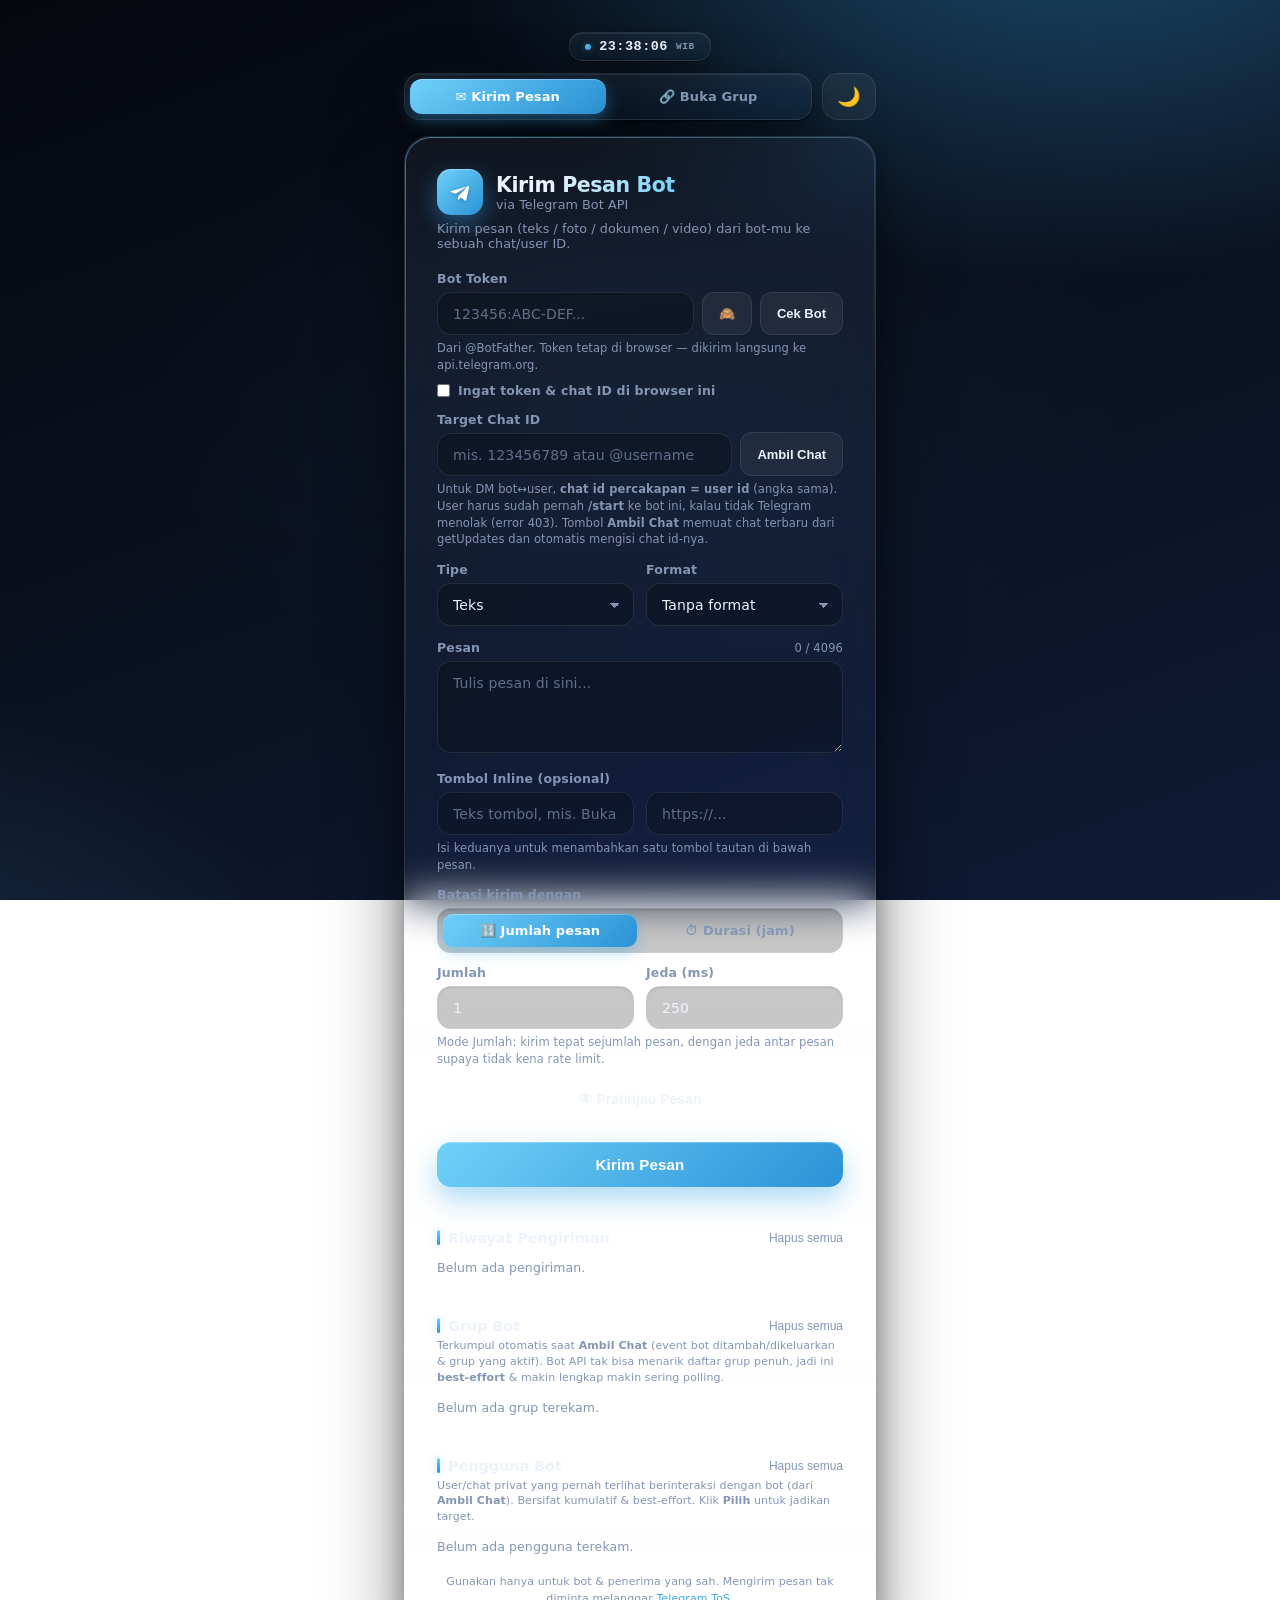
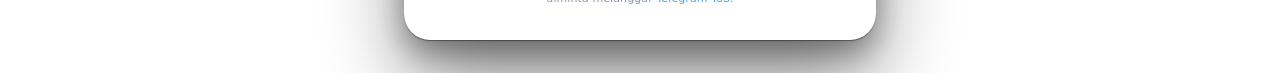
<file: index.html>
<!DOCTYPE html>
<html lang="id" data-theme="dark">
<head>
<meta charset="UTF-8">
<meta name="viewport" content="width=device-width, initial-scale=1.0">
<title>Telegram Bot — Kirim Pesan</title>
  <link rel="stylesheet" href="style.css">
</head>
<body>
  <div class="wrap">
  <div class="statusbar">
    <div class="clock" id="clock" title="Waktu Jakarta (WIB)"><span class="dot"></span><span id="clockTime">00:00:00</span><span class="tz">WIB</span></div>
  </div>
  <div class="topbar">
    <div class="tabs">
      <button class="tab active" id="tabSend" data-view="send">✉️ Kirim Pesan</button>
      <button class="tab" id="tabJoin" data-view="join">🔗 Buka Grup</button>
    </div>
    <button class="themebtn" id="theme" title="Ganti tema">🌙</button>
  </div>
  <div class="card" id="pageSend">
    <div class="brand">
      <div class="logo">
        <svg viewBox="0 0 24 24"><path d="M9.8 15.6 9.6 19c.4 0 .6-.2.8-.4l1.9-1.8 3.9 2.9c.7.4 1.2.2 1.4-.7l2.6-12c.2-1-.4-1.4-1-1.1L3.3 10.6c-1 .4-1 1-.2 1.2l4.3 1.3 9.9-6.2c.5-.3.9-.1.6.2z"/></svg>
      </div>
      <div>
        <h1>Kirim Pesan Bot</h1>
        <div class="sub" style="margin:0">via Telegram Bot API</div>
      </div>
    </div>
    <div class="sub">Kirim pesan (teks / foto / dokumen / video) dari bot-mu ke sebuah chat/user ID.</div>

    <label>Bot Token</label>
    <div class="with-btn">
      <input id="token" type="text" placeholder="123456:ABC-DEF..." autocomplete="off" spellcheck="false">
      <button class="mini" id="toggleToken" title="Sembunyikan/Perlihatkan token" aria-label="Sembunyikan token">🙈</button>
      <button class="mini" id="check">Cek Bot</button>
    </div>
    <div class="hint">Dari @BotFather. Token tetap di browser — dikirim langsung ke api.telegram.org.</div>
    <label class="check"><input type="checkbox" id="remember"> Ingat token &amp; chat ID di browser ini</label>
    <div class="botcard" id="botcard">
      <div class="avatar" id="botAv">B</div>
      <div><b id="botName"></b><br><span id="botUser"></span></div>
    </div>

    <div class="with-btn" style="margin-top:14px">
      <div style="flex:1">
        <label style="margin-top:0">Target Chat ID</label>
        <input id="chat" type="text" placeholder="mis. 123456789 atau @username" autocomplete="off">
      </div>
      <button class="mini" id="loadChats" style="align-self:flex-end; height:44px">Ambil Chat</button>
    </div>
    <div class="hint">Untuk DM bot↔user, <b>chat id percakapan = user id</b> (angka sama). User harus sudah pernah <b>/start</b> ke bot ini, kalau tidak Telegram menolak (error 403). Tombol <b>Ambil Chat</b> memuat chat terbaru dari getUpdates dan otomatis mengisi chat id-nya.</div>
    <div class="picklist" id="picklist"></div>

    <div class="row">
      <div>
        <label>Tipe</label>
        <select id="type">
          <option value="text">Teks</option>
          <option value="photo">Foto</option>
          <option value="document">Dokumen</option>
          <option value="video">Video</option>
        </select>
      </div>
      <div>
        <label>Format</label>
        <select id="mode">
          <option value="">Tanpa format</option>
          <option value="MarkdownV2">Markdown</option>
          <option value="HTML">HTML</option>
        </select>
      </div>
    </div>

    <div id="urlWrap" class="hidden">
      <label id="urlLabel">Pilih File</label>
      <input id="file" type="file">
      <div class="hint">File diunggah langsung dari perangkatmu ke Telegram (maks 50 MB via Bot API).</div>
    </div>

    <div class="labelrow">
      <label id="textLabel" style="margin:0">Pesan</label>
      <span class="counter" id="counter">0 / 4096</span>
    </div>
    <textarea id="text" placeholder="Tulis pesan di sini..."></textarea>

    <label>Tombol Inline (opsional)</label>
    <div class="row">
      <div><input id="btnText" type="text" placeholder="Teks tombol, mis. Buka Situs"></div>
      <div><input id="btnUrl" type="text" placeholder="https://..."></div>
    </div>
    <div class="hint">Isi keduanya untuk menambahkan satu tombol tautan di bawah pesan.</div>

    <label>Batasi kirim dengan</label>
    <div class="modeseg">
      <button type="button" class="segbtn active" id="modeCount">🔢 Jumlah pesan</button>
      <button type="button" class="segbtn" id="modeHours">⏱ Durasi (jam)</button>
    </div>
    <div class="row" style="margin-top:12px">
      <div id="countWrap">
        <label style="margin-top:0">Jumlah</label>
        <input id="count" type="number" min="1" step="1" value="1">
      </div>
      <div id="hoursWrap" class="hidden">
        <label style="margin-top:0">Durasi (jam)</label>
        <select id="hours">
          <option value="1">1 jam</option>
          <option value="2">2 jam</option>
          <option value="3">3 jam</option>
          <option value="4">4 jam</option>
          <option value="5">5 jam</option>
        </select>
      </div>
      <div>
        <label style="margin-top:0">Jeda (ms)</label>
        <input id="delay" type="number" min="0" max="3600000" step="50" value="250">
      </div>
    </div>
    <div class="hint" id="sendHint">Mode Jumlah: kirim tepat sejumlah pesan, dengan jeda antar pesan supaya tidak kena rate limit.</div>

    <button class="ghost" id="previewBtn">👁 Pratinjau Pesan</button>
    <div class="preview" id="preview"><div class="bubble" id="bubble"></div></div>

    <button class="send" id="send">Kirim Pesan</button>
    <button class="ghost hidden" id="stop">⏹ Stop</button>
    <div id="out" class="out"></div>

    <div class="sechead">
      <h2>Riwayat Pengiriman</h2>
      <button class="clr" id="clearHist">Hapus semua</button>
    </div>
    <div class="histlist" id="histlist"></div>

    <div class="sechead">
      <h2>Grup Bot</h2>
      <button class="clr" id="clearGroups">Hapus semua</button>
    </div>
    <div class="secnote">Terkumpul otomatis saat <b>Ambil Chat</b> (event bot ditambah/dikeluarkan &amp; grup yang aktif). Bot API tak bisa menarik daftar grup penuh, jadi ini <b>best-effort</b> &amp; makin lengkap makin sering polling.</div>
    <div class="histlist" id="grouplist"></div>

    <div class="sechead">
      <h2>Pengguna Bot</h2>
      <button class="clr" id="clearContacts">Hapus semua</button>
    </div>
    <div class="secnote">User/chat privat yang pernah terlihat berinteraksi dengan bot (dari <b>Ambil Chat</b>). Bersifat kumulatif &amp; best-effort. Klik <b>Pilih</b> untuk jadikan target.</div>
    <div class="histlist" id="contactlist"></div>

    <div class="foot">
      Gunakan hanya untuk bot &amp; penerima yang sah. Mengirim pesan tak diminta melanggar
      <a href="https://telegram.org/tos" target="_blank" rel="noopener">Telegram ToS</a>.
    </div>
  </div><!-- /pageSend -->

  <div class="card hidden" id="pageJoin">
    <div class="brand">
      <div class="logo">
        <svg viewBox="0 0 24 24"><path d="M9.8 15.6 9.6 19c.4 0 .6-.2.8-.4l1.9-1.8 3.9 2.9c.7.4 1.2.2 1.4-.7l2.6-12c.2-1-.4-1.4-1-1.1L3.3 10.6c-1 .4-1 1-.2 1.2l4.3 1.3 9.9-6.2c.5-.3.9-.1.6.2z"/></svg>
      </div>
      <div>
        <h1>Buka Grup via ID</h1>
        <div class="sub" style="margin:0">ubah chat id jadi link t.me</div>
      </div>
    </div>
    <div class="sub">Masukkan id grup/channel (mis. <code>-1003976179139</code>) atau <code>@username</code> → dapat link <code>t.me</code> yang langsung membuka grupnya di Telegram.</div>

    <label>Bot Token (opsional)</label>
    <input id="jToken" type="text" placeholder="123456:ABC-DEF..." autocomplete="off" spellcheck="false">
    <div class="hint">Diisi otomatis dari tab Kirim Pesan. Kalau bot ada di grup itu, halaman ambil nama grup + link undangan resmi via <code>getChat</code>.</div>

    <label>Chat ID / @username</label>
    <div class="with-btn">
      <input id="jChat" type="text" placeholder="mis. -1003976179139 atau @namagrup" autocomplete="off">
      <button class="mini" id="jGo">Buat Link</button>
    </div>
    <div class="hint">Grup/channel privat berformat <code>-100…</code> → dibuat jadi link <code>t.me/…</code></div>

    <div id="jOut" class="out"></div>
    <div class="result" id="jResult"></div>

    <div class="foot">
      Bot tak bisa <i>join</i> grup sendiri via Bot API — tab ini hanya membuat link menuju grup.
    </div>
  </div><!-- /pageJoin -->
  </div><!-- /wrap -->

<script src="script.js"></script>
</body>
</html>
</file>
<file: style.css>
:root[data-theme="dark"]{
    --bg1:#05080f; --bg2:#0a1120; --bg3:#0f1a36; --card:rgba(255,255,255,.05);
    --card2:rgba(255,255,255,.015); --stroke:rgba(255,255,255,.09);
    --stroke2:rgba(255,255,255,.045); --tg:#3aa8e8; --tg2:#2b93d6; --tg3:#6fd0f9;
    --text:#eef3fb; --muted:#8496b4; --ok:#43d69a; --err:#ff7a7a;
    --field:rgba(0,0,0,.22); --chip:rgba(255,255,255,.055);
    --shadow:0 1px 1px rgba(0,0,0,.4), 0 12px 28px rgba(0,0,0,.32), 0 40px 80px rgba(0,0,0,.45);
    --glow:rgba(58,168,232,.42); --accent-soft:rgba(58,168,232,.13);
    --sheen:rgba(255,255,255,.08); --tint:rgba(120,180,255,.04);
  }
  :root[data-theme="light"]{
    --bg1:#eaf1fb; --bg2:#dfeaf8; --bg3:#f5f9fe; --card:rgba(255,255,255,.72);
    --card2:rgba(255,255,255,.42); --stroke:rgba(28,52,88,.1);
    --stroke2:rgba(28,52,88,.05); --tg:#1c8fd0; --tg2:#1275ab; --tg3:#37a7e0;
    --text:#132539; --muted:#5b6d86; --ok:#0e8f5a; --err:#d8453f;
    --field:rgba(255,255,255,.85); --chip:rgba(28,52,88,.04);
    --shadow:0 1px 1px rgba(40,70,120,.06), 0 10px 24px rgba(40,70,120,.1), 0 30px 60px rgba(40,70,120,.14);
    --glow:rgba(28,143,208,.3); --accent-soft:rgba(28,143,208,.09);
    --sheen:rgba(255,255,255,.75); --tint:rgba(255,255,255,.5);
  }
  html{scroll-behavior:smooth}
  *{box-sizing:border-box}
  body{
    margin:0; min-height:100vh;
    font-family:"Inter","SF Pro Display",-apple-system,"Segoe UI",system-ui,sans-serif;
    -webkit-font-smoothing:antialiased; text-rendering:optimizeLegibility;
    font-feature-settings:"cv02","cv03","cv04","ss01"; letter-spacing:.1px;
    color:var(--text);
    background:
      radial-gradient(1100px 680px at 84% -14%, var(--glow), transparent 60%),
      radial-gradient(820px 560px at -14% 112%, rgba(111,208,249,.14), transparent 60%),
      radial-gradient(700px 460px at 50% 44%, var(--tint), transparent 72%),
      linear-gradient(160deg,var(--bg1) 0%, var(--bg2) 52%, var(--bg3) 100%);
    background-attachment:fixed;
    display:flex; align-items:flex-start; justify-content:center; padding:32px 20px;
  }
  .card{
    position:relative; width:100%; max-width:472px; border-radius:26px; padding:32px;
    background:linear-gradient(180deg,var(--card),var(--card2));
    border:1px solid var(--stroke);
    backdrop-filter:blur(22px) saturate(1.35); -webkit-backdrop-filter:blur(22px) saturate(1.35);
    box-shadow:var(--shadow), inset 0 1px 0 var(--sheen);
  }
  /* Garis aksen gradien tipis di tepi atas kartu */
  .card::before{
    content:""; position:absolute; inset:0; border-radius:inherit; padding:1px; pointer-events:none;
    background:linear-gradient(140deg, var(--tg3), transparent 35%, transparent 65%, rgba(255,255,255,.14));
    -webkit-mask:linear-gradient(#000 0 0) content-box, linear-gradient(#000 0 0);
    -webkit-mask-composite:xor; mask-composite:exclude; opacity:.5;
  }
  .card>*{position:relative}
  .brand{display:flex; align-items:center; gap:13px; margin-bottom:6px}
  .logo{
    position:relative; width:46px; height:46px; border-radius:14px; display:grid; place-items:center;
    background:linear-gradient(135deg,var(--tg3),var(--tg2)); flex:0 0 auto;
    box-shadow:0 8px 22px var(--glow), inset 0 1px 0 rgba(255,255,255,.35);
  }
  .logo svg{width:25px;height:25px;fill:#fff; filter:drop-shadow(0 1px 2px rgba(0,0,0,.25))}
  h1{font-size:20.5px; margin:0; letter-spacing:-.4px; font-weight:680;
    background:linear-gradient(120deg,var(--text) 30%,var(--tg3)); -webkit-background-clip:text;
    background-clip:text; -webkit-text-fill-color:transparent}
  .sub{color:var(--muted); font-size:12.75px; margin:2px 0 20px; letter-spacing:.05px}
  .themebtn{
    margin-left:auto; flex:0 0 auto; width:40px; height:40px; border-radius:13px;
    border:1px solid var(--stroke); background:var(--chip); color:var(--text);
    cursor:pointer; font-size:18px; display:grid; place-items:center;
    transition:transform .18s, filter .18s, background .18s;
  }
  .themebtn:hover{filter:brightness(1.15); transform:rotate(-12deg) scale(1.05); background:var(--accent-soft)}
  label{display:block; font-size:12.5px; color:var(--muted); margin:14px 0 6px;
    font-weight:550; letter-spacing:.15px}
  .labelrow{display:flex; align-items:baseline; justify-content:space-between; margin:14px 0 6px}
  .labelrow label{margin:0}
  .counter{font-size:11.5px; color:var(--muted)}
  .counter.over{color:var(--err)}
  input,textarea,select{
    width:100%; background:var(--field); border:1px solid var(--stroke);
    color:var(--text); border-radius:14px; padding:12.5px 15px; font-size:14px;
    font-family:inherit; letter-spacing:.1px; outline:none;
    transition:border .2s, box-shadow .2s, background .2s, transform .18s cubic-bezier(.34,1.56,.64,1);
    box-shadow:inset 0 1px 2px rgba(0,0,0,.1);
  }
  input::placeholder,textarea::placeholder{color:var(--muted); opacity:.7}
  input:hover,textarea:hover,select:hover{border-color:var(--stroke)}
  input:focus,textarea:focus,select:focus{
    border-color:var(--tg); box-shadow:0 0 0 3px var(--accent-soft), inset 0 1px 2px rgba(0,0,0,.12);
    background:var(--field);
  }
  select{appearance:none; -webkit-appearance:none; cursor:pointer;
    background-image:linear-gradient(45deg,transparent 50%,var(--muted) 50%),linear-gradient(135deg,var(--muted) 50%,transparent 50%);
    background-position:calc(100% - 18px) 52%, calc(100% - 13px) 52%; background-size:5px 5px,5px 5px; background-repeat:no-repeat;
    padding-right:34px;
  }
  textarea{resize:vertical; min-height:92px}
  code{font-family:ui-monospace,"SF Mono",Menlo,monospace; font-size:11.5px;
    background:var(--chip); padding:1px 5px; border-radius:5px; border:1px solid var(--stroke2)}
  .row{display:flex; gap:12px; flex-wrap:wrap}
  .row>div{flex:1; min-width:120px}
  .with-btn{display:flex; gap:8px}
  .with-btn input{flex:1}
  .mini{
    flex:0 0 auto; width:auto; margin:0; padding:0 16px; font-size:13px; font-weight:600;
    border-radius:12px; border:1px solid var(--stroke); background:var(--chip);
    color:var(--text); cursor:pointer; box-shadow:none; white-space:nowrap;
    transition:filter .15s, border-color .15s, background .15s;
  }
  .mini:hover{filter:brightness(1.08); border-color:var(--tg); background:var(--accent-soft)}
  .mini:disabled{opacity:.6; cursor:not-allowed}
  .hint{font-size:11.5px; color:var(--muted); margin-top:5px; line-height:1.45}
  .check{display:flex; align-items:center; gap:8px; margin-top:10px; font-size:12.5px; color:var(--muted); cursor:pointer}
  .check input{width:auto; margin:0; accent-color:var(--tg)}
  button.send{
    position:relative; overflow:hidden;
    width:100%; margin-top:22px; border:0; cursor:pointer; color:#fff;
    background:linear-gradient(135deg,var(--tg3),var(--tg2)); font-size:15px; font-weight:650; letter-spacing:.2px;
    padding:14px; border-radius:14px; transition:transform .1s, filter .18s, box-shadow .18s;
    box-shadow:0 12px 28px var(--glow), inset 0 1px 0 rgba(255,255,255,.28);
  }
  /* Kilau lembut yang menyapu tombol saat hover */
  button.send::after{
    content:""; position:absolute; top:0; left:-60%; width:45%; height:100%;
    background:linear-gradient(100deg,transparent,rgba(255,255,255,.35),transparent);
    transform:skewX(-20deg); transition:left .55s ease;
  }
  button.send:hover{filter:brightness(1.07); box-shadow:0 16px 34px var(--glow), inset 0 1px 0 rgba(255,255,255,.28)}
  button.send:hover::after{left:120%}
  button.send:active{transform:translateY(1px) scale(.995)}
  button:disabled{opacity:.55; cursor:not-allowed; filter:none}
  button:disabled::after{display:none}
  .ghost{
    width:100%; margin-top:10px; border:1px solid var(--stroke); cursor:pointer; color:var(--text);
    background:var(--chip); font-size:14px; font-weight:600; padding:12px; border-radius:13px;
    transition:filter .15s, border-color .15s, background .15s;
  }
  .ghost:hover{filter:brightness(1.08); border-color:var(--tg); background:var(--accent-soft)}
  .out{
    margin-top:16px; font-size:13px; border-radius:13px; padding:12px 15px;
    display:none; white-space:pre-wrap; word-break:break-word; line-height:1.5;
    box-shadow:inset 0 1px 0 rgba(255,255,255,.05);
  }
  .out.show{display:block; animation:pop .28s ease}
  .out.ok{background:linear-gradient(135deg,rgba(62,207,142,.16),rgba(62,207,142,.06)); border:1px solid rgba(62,207,142,.35); color:var(--ok)}
  .out.err{background:linear-gradient(135deg,rgba(255,107,107,.14),rgba(255,107,107,.05)); border:1px solid rgba(255,107,107,.35); color:var(--err)}
  .botcard{
    margin-top:12px; display:none; align-items:center; gap:12px; padding:13px 15px;
    background:linear-gradient(135deg,var(--accent-soft),transparent);
    border:1px solid rgba(42,171,238,.32); border-radius:14px;
    box-shadow:inset 0 1px 0 rgba(255,255,255,.06);
  }
  .botcard.show{display:flex; animation:pop .3s ease}
  @keyframes pop{from{opacity:0; transform:translateY(-4px)} to{opacity:1; transform:none}}
  .avatar{width:40px;height:40px;border-radius:11px;background:linear-gradient(135deg,var(--tg3),var(--tg2));
    display:grid;place-items:center;font-weight:700;color:#fff;flex:0 0 auto;
    box-shadow:0 4px 12px var(--glow), inset 0 1px 0 rgba(255,255,255,.3)}
  .botcard b{font-size:14px} .botcard span{font-size:12px;color:var(--muted)}
  .foot{margin-top:20px; font-size:11px; color:var(--muted); text-align:center; line-height:1.5}
  a{color:var(--tg); text-decoration:none}
  .hidden{display:none !important}

  /* Section divider */
  .divider{height:1px; background:var(--stroke); margin:22px 0 4px; border:0}
  .sechead{display:flex; align-items:center; justify-content:space-between;
    margin-top:24px; padding-top:18px; border-top:1px solid var(--stroke2)}
  .sechead h2{font-size:14.5px; margin:0; font-weight:640; letter-spacing:-.1px; display:flex; align-items:center; gap:8px}
  .sechead h2::before{content:""; width:3px; height:15px; border-radius:3px;
    background:linear-gradient(var(--tg3),var(--tg2)); box-shadow:0 0 8px var(--glow)}
  .sechead .clr{font-size:12px; color:var(--muted); cursor:pointer; background:none; border:0; padding:0; transition:color .15s}
  .sechead .clr:hover{color:var(--err)}

  /* Chat picker list */
  .picklist{margin-top:10px; display:none; flex-direction:column; gap:6px; max-height:190px; overflow:auto}
  .picklist.show{display:flex}
  .pickitem{
    display:flex; align-items:center; gap:10px; padding:10px 12px; border-radius:13px;
    border:1px solid var(--stroke); background:linear-gradient(135deg,var(--chip),transparent);
    cursor:pointer; text-align:left; color:var(--text); transition:transform .15s, border-color .15s, box-shadow .15s;
  }
  .pickitem:hover{border-color:var(--tg); transform:translateY(-1px); box-shadow:0 6px 16px rgba(0,0,0,.18)}
  .pickitem .pa{width:32px;height:32px;border-radius:9px;background:linear-gradient(135deg,var(--tg3),var(--tg2));
    display:grid;place-items:center;color:#fff;font-weight:700;font-size:13px;flex:0 0 auto;
    box-shadow:0 3px 10px var(--glow)}
  .pickitem b{font-size:13px} .pickitem small{font-size:11px;color:var(--muted)}
  .pickitem .msgcount{font-size:10.5px; font-weight:600; color:var(--tg); background:rgba(42,171,238,.14);
    padding:1px 7px; border-radius:20px; vertical-align:middle}
  .pickitem .msgs{margin-top:4px; display:flex; flex-direction:column; gap:3px; max-height:150px; overflow:auto}
  .pickitem .msgline{display:block; color:var(--text); opacity:.9; line-height:1.4;
    word-break:break-word; white-space:normal}
  .pickitem .msgtime{color:var(--muted); opacity:.8}

  /* Preview bubble */
  .preview{margin-top:12px; display:none}
  .preview.show{display:block}
  .bubble{
    background:linear-gradient(135deg,var(--tg),var(--tg2)); color:#fff; padding:10px 13px;
    border-radius:14px 14px 4px 14px; max-width:85%; margin-left:auto; font-size:13.5px;
    line-height:1.5; white-space:pre-wrap; word-break:break-word; box-shadow:0 6px 16px rgba(42,171,238,.3);
  }
  .bubble img{max-width:100%; border-radius:10px; margin-bottom:8px; display:block}
  .bubble .file{display:flex;align-items:center;gap:9px;background:rgba(255,255,255,.15);
    padding:8px 10px;border-radius:10px;margin-bottom:8px}
  .bubble .file .fi{width:26px;height:26px;border-radius:7px;background:rgba(255,255,255,.25);
    display:grid;place-items:center;font-size:14px;flex:0 0 auto}
  .bubble .btns{margin-top:8px;display:flex;flex-direction:column;gap:5px}
  .bubble .ib{background:rgba(255,255,255,.18);border-radius:9px;padding:7px;text-align:center;font-size:12.5px;font-weight:600}

  /* History */
  .histlist{margin-top:8px; display:flex; flex-direction:column; gap:7px}
  .histempty{font-size:12.5px; color:var(--muted); margin-top:6px}
  .histitem{
    display:flex; align-items:center; gap:11px; padding:10px 13px; border-radius:13px;
    border:1px solid var(--stroke); background:linear-gradient(135deg,var(--chip),transparent);
    transition:transform .15s, border-color .15s, box-shadow .15s;
  }
  .histitem:hover{transform:translateY(-1px); border-color:var(--tg);
    box-shadow:0 6px 16px rgba(0,0,0,.18)}
  .histitem .hi{width:32px;height:32px;border-radius:9px;display:grid;place-items:center;font-size:15px;flex:0 0 auto;
    background:linear-gradient(135deg,var(--accent-soft),transparent); border:1px solid var(--stroke2)}
  .histitem .ht{flex:1; min-width:0}
  .histitem b{font-size:13px; display:block; overflow:hidden; text-overflow:ellipsis; white-space:nowrap}
  .histitem small{font-size:11px; color:var(--muted)}
  .badge{font-size:11px; font-weight:700; padding:2px 8px; border-radius:20px; flex:0 0 auto}
  .badge.ok{background:rgba(62,207,142,.15); color:var(--ok)}
  .badge.err{background:rgba(255,107,107,.15); color:var(--err)}
  .badge.mix{background:rgba(255,183,77,.16); color:#ffb74d}
  .badge.gone{background:rgba(142,161,189,.16); color:var(--muted)}
  .secnote{font-size:11px; color:var(--muted); margin-top:4px; line-height:1.45}
  .histitem .pick{flex:0 0 auto; font-size:11px; font-weight:600; padding:4px 11px; border-radius:20px;
    border:1px solid var(--stroke); background:var(--chip); color:var(--text); cursor:pointer;
    transition:filter .15s, border-color .15s, background .15s, color .15s}
  .histitem .pick:hover{border-color:var(--tg); background:var(--accent-soft); color:var(--tg)}

  /* Scrollbar halus */
  .picklist::-webkit-scrollbar,.pickitem .msgs::-webkit-scrollbar{width:7px}
  .picklist::-webkit-scrollbar-thumb,.pickitem .msgs::-webkit-scrollbar-thumb{
    background:var(--stroke); border-radius:20px}
  .picklist::-webkit-scrollbar-thumb:hover,.pickitem .msgs::-webkit-scrollbar-thumb:hover{background:var(--tg)}
  .picklist,.pickitem .msgs{scrollbar-width:thin; scrollbar-color:var(--stroke) transparent}
  .card{animation:cardIn .45s cubic-bezier(.2,.7,.3,1)}
  @keyframes cardIn{from{opacity:0; transform:translateY(12px) scale(.99)} to{opacity:1; transform:none}}

  /* Logo mengambang lembut + kilau pada ikon pesawat */
  .logo{animation:float 4.5s ease-in-out infinite}
  @keyframes float{0%,100%{transform:translateY(0)} 50%{transform:translateY(-4px)}}
  .logo svg{transition:transform .5s cubic-bezier(.34,1.56,.64,1)}
  .brand:hover .logo svg{transform:translateX(2px) rotate(8deg) scale(1.08)}

  /* Aksen tepi kartu bernafas pelan */
  .card::before{animation:borderPulse 6s ease-in-out infinite}
  @keyframes borderPulse{0%,100%{opacity:.5} 50%{opacity:.85}}

  /* Field terangkat sedikit saat fokus */
  input:focus,textarea:focus,select:focus{transform:translateY(-1px)}
  .with-btn input:focus{transform:none}

  /* Tombol mikro-interaksi: naik saat hover, tekan saat aktif */
  .mini,.ghost,.pick,.themebtn{transition:transform .15s cubic-bezier(.34,1.56,.64,1), filter .15s, border-color .15s, background .15s, color .15s}
  .mini:hover:not(:disabled),.ghost:hover,.pick:hover{transform:translateY(-2px)}
  .mini:active:not(:disabled),.ghost:active,.pick:active{transform:translateY(0) scale(.97)}

  /* Toggle token: sedikit "pop" tiap ditekan */
  #toggleToken:active{transform:scale(.85)}

  /* Entrance berjenjang untuk isi kartu */
  .card>*{animation:riseIn .5s both cubic-bezier(.2,.7,.3,1)}
  .card>.brand{animation-delay:.02s}
  .card>.sub{animation-delay:.06s}
  .card>label,.card>.with-btn,.card>.row,.card>.labelrow,.card>textarea{animation-delay:.1s}
  .card>.sechead,.card>.histlist,.card>.secnote,.card>.foot{animation-delay:.14s}
  @keyframes riseIn{from{opacity:0; transform:translateY(8px)} to{opacity:1; transform:none}}

  /* Item daftar (chat/grup/kontak/riwayat) meluncur masuk */
  .pickitem,.histitem{animation:slideIn .35s both cubic-bezier(.2,.7,.3,1)}
  @keyframes slideIn{from{opacity:0; transform:translateX(-8px)} to{opacity:1; transform:none}}

  /* Kartu bot & kotak status memantul lembut saat muncul */
  .botcard.show{animation:popBounce .4s cubic-bezier(.34,1.56,.64,1)}
  @keyframes popBounce{0%{opacity:0; transform:translateY(-6px) scale(.96)} 60%{transform:translateY(2px) scale(1.01)} 100%{opacity:1; transform:none}}
  .avatar,.botcard .pa{transition:transform .3s cubic-bezier(.34,1.56,.64,1)}
  .botcard:hover .avatar{transform:rotate(-6deg) scale(1.06)}

  /* Tombol kirim: denyut halus untuk menarik perhatian */
  button.send:not(:disabled){animation:sendPulse 2.6s ease-in-out infinite}
  @keyframes sendPulse{0%,100%{box-shadow:0 12px 28px var(--glow), inset 0 1px 0 rgba(255,255,255,.28)}
    50%{box-shadow:0 14px 34px var(--glow), 0 0 0 4px var(--accent-soft), inset 0 1px 0 rgba(255,255,255,.28)}}
  button.send:hover{animation:none}

  /* Spinner kecil saat tombol dinonaktifkan (loading) */
  .mini:disabled,button.send:disabled{position:relative}

  /* Pembungkus + topbar (tab 2 laman + tombol tema) */
  .wrap{width:100%; max-width:472px}
  .topbar{display:flex; align-items:stretch; gap:10px; margin-bottom:16px;
    animation:cardIn .45s cubic-bezier(.2,.7,.3,1)}
  .tabs{flex:1; display:flex; gap:5px; padding:5px; border-radius:16px;
    background:linear-gradient(180deg,var(--card),var(--card2)); border:1px solid var(--stroke);
    backdrop-filter:blur(22px) saturate(1.35); -webkit-backdrop-filter:blur(22px) saturate(1.35);
    box-shadow:var(--shadow), inset 0 1px 0 var(--sheen);
  }
  .tab{flex:1; border:0; background:transparent; color:var(--muted); font-family:inherit;
    font-size:13px; font-weight:600; letter-spacing:.1px; padding:10px 8px; border-radius:12px;
    cursor:pointer; white-space:nowrap;
    transition:color .18s, background .18s, box-shadow .2s, transform .15s cubic-bezier(.34,1.56,.64,1)}
  .tab.active{background:linear-gradient(135deg,var(--tg3),var(--tg2)); color:#fff;
    box-shadow:0 6px 16px var(--glow), inset 0 1px 0 rgba(255,255,255,.28)}
  .tab:not(.active):hover{color:var(--text); background:var(--chip)}
  .tab:active{transform:scale(.96)}
  .topbar .themebtn{align-self:stretch; height:auto; width:54px; border-radius:16px; margin:0; font-size:19px}
  /* Jam realtime — baris tipis tersendiri di atas */
  .statusbar{display:flex; justify-content:center; margin-bottom:12px;
    animation:cardIn .45s cubic-bezier(.2,.7,.3,1)}
  .clock{display:inline-flex; align-items:center; gap:8px;
    padding:6px 15px; border-radius:13px; border:1px solid var(--stroke);
    background:linear-gradient(180deg,var(--card),var(--card2));
    backdrop-filter:blur(22px) saturate(1.35); -webkit-backdrop-filter:blur(22px) saturate(1.35);
    box-shadow:var(--shadow), inset 0 1px 0 var(--sheen);
    font-family:ui-monospace,"SF Mono",Menlo,monospace; font-size:13.5px; font-weight:650;
    letter-spacing:.5px; color:var(--text); white-space:nowrap; font-variant-numeric:tabular-nums;
    user-select:none}
  .clock .dot{width:6px; height:6px; border-radius:50%;
    background:linear-gradient(135deg,var(--tg3),var(--tg2)); box-shadow:0 0 7px var(--glow);
    animation:blink 1s steps(2,start) infinite}
  .clock .tz{font-size:9.5px; color:var(--muted); font-weight:700; letter-spacing:.6px}
  @keyframes blink{50%{opacity:.25}}

  /* Kartu hasil link (laman Buka Grup) */
  .result{margin-top:14px; display:none; flex-direction:column; gap:10px}
  .result.show{display:flex; animation:pop .3s ease}
  .ginfo{display:flex; align-items:center; gap:12px; padding:13px 15px;
    background:linear-gradient(135deg,var(--accent-soft),transparent);
    border:1px solid rgba(42,171,238,.32); border-radius:14px}
  .ginfo .pa{width:42px;height:42px;border-radius:12px;background:linear-gradient(135deg,var(--tg3),var(--tg2));
    display:grid;place-items:center;color:#fff;font-weight:700;font-size:17px;flex:0 0 auto;
    box-shadow:0 4px 12px var(--glow)}
  .ginfo b{font-size:14px} .ginfo span{font-size:12px;color:var(--muted)}
  .linkrow{display:flex; align-items:center; gap:8px; padding:11px 13px; border-radius:13px;
    border:1px solid var(--stroke); background:var(--field)}
  .linkrow .lk{flex:1; min-width:0; overflow:hidden}
  .linkrow .lk small{display:block; font-size:10.5px; color:var(--muted); margin-bottom:2px}
  .linkrow .lk a{font-size:13px; color:var(--tg); font-weight:600; word-break:break-all}
  .linkrow .act{flex:0 0 auto; display:flex; gap:6px}
  .iconbtn{border:1px solid var(--stroke); background:var(--chip); color:var(--text); cursor:pointer;
    border-radius:10px; padding:7px 10px; font-size:13px; font-weight:600; white-space:nowrap;
    transition:filter .15s, border-color .15s, background .15s; text-decoration:none; display:inline-block}
  .iconbtn:hover{border-color:var(--tg); background:var(--accent-soft)}
  .iconbtn.go{background:linear-gradient(135deg,var(--tg3),var(--tg2)); color:#fff; border:0}

  /* Segmen pilih mode (Jumlah / Durasi) */
  .modeseg{display:flex; gap:6px; padding:5px; border-radius:14px; background:var(--field);
    border:1px solid var(--stroke); box-shadow:inset 0 1px 2px rgba(0,0,0,.1)}
  .segbtn{flex:1; border:0; background:transparent; color:var(--muted); font-family:inherit;
    font-size:13px; font-weight:600; letter-spacing:.1px; padding:9px 8px; border-radius:10px;
    cursor:pointer; transition:color .18s, background .18s, box-shadow .2s, transform .15s cubic-bezier(.34,1.56,.64,1)}
  .segbtn.active{background:linear-gradient(135deg,var(--tg3),var(--tg2)); color:#fff;
    box-shadow:0 5px 14px var(--glow), inset 0 1px 0 rgba(255,255,255,.28)}
  .segbtn:not(.active):hover{color:var(--text); background:var(--chip)}
  .segbtn:active{transform:scale(.97)}

  @media (prefers-reduced-motion:reduce){*{animation:none !important; transition:none !important}}
</file>
